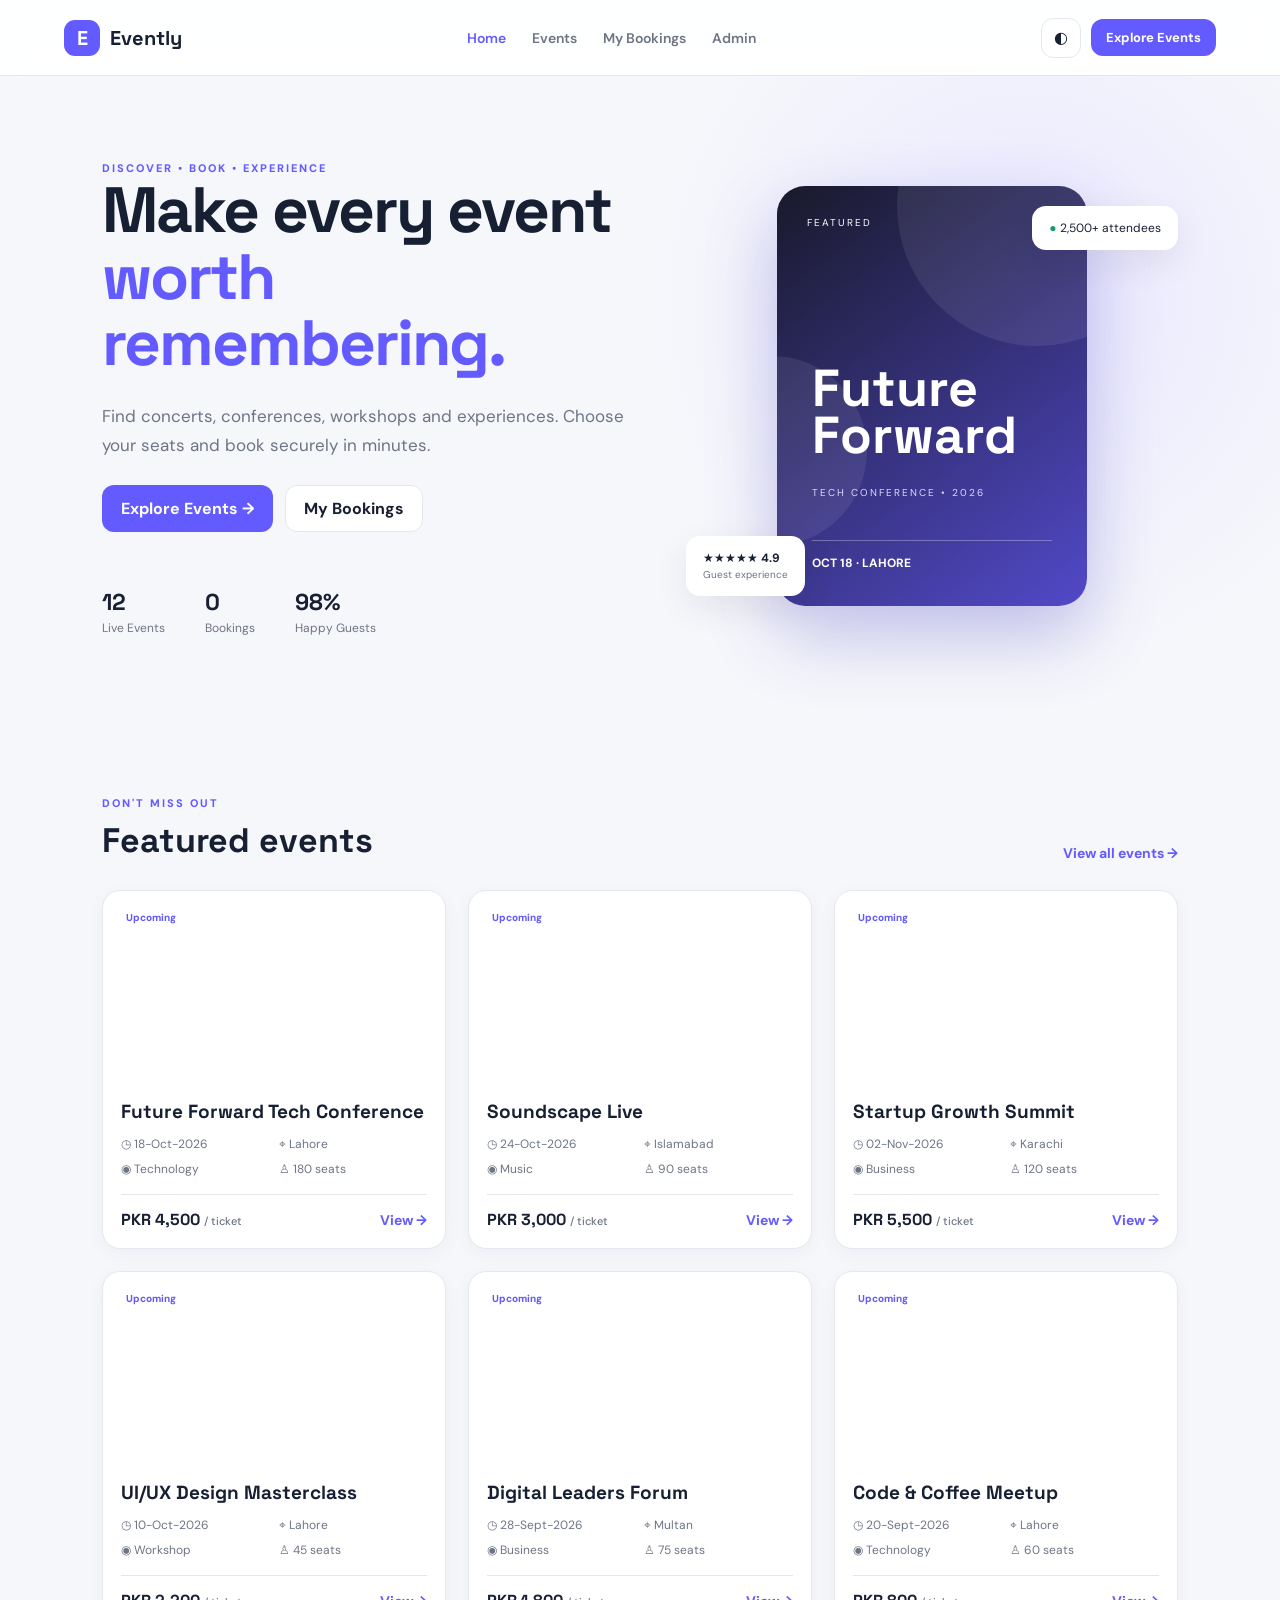
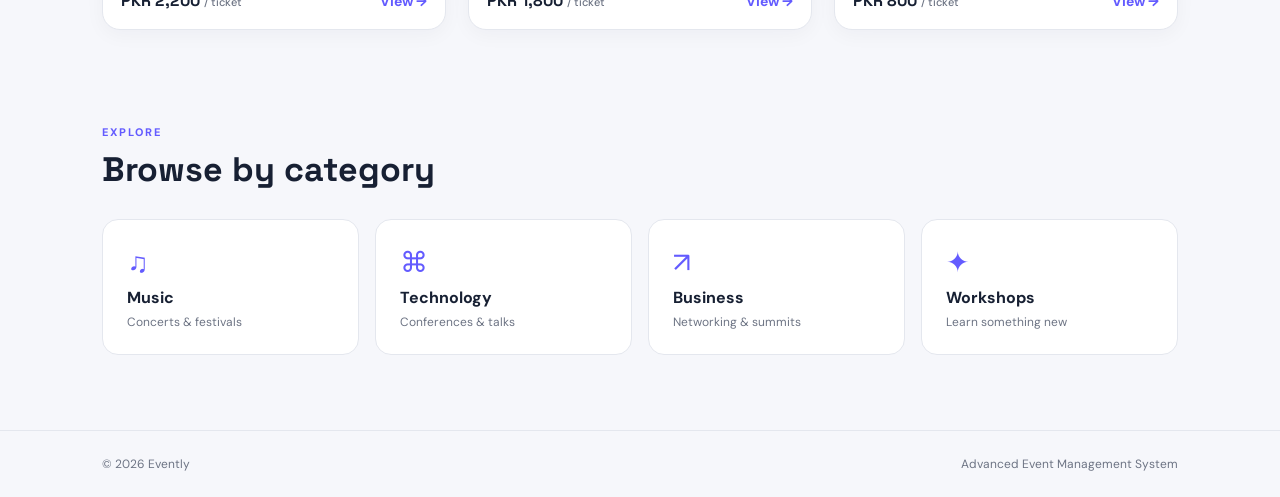
<file: index.html>
<!DOCTYPE html>
<html lang="en">
<head>
<meta charset="UTF-8">
<meta name="viewport" content="width=device-width, initial-scale=1.0">
<meta name="description" content="Evently Advanced Event Management System">
<title>Evently | Discover Events</title>
<link rel="stylesheet" href="css/style.css">
</head>
<body data-page="home">
<header class="site-header">
  <a class="brand" href="index.html"><span class="brand-mark">E</span><span>Evently</span></a>
  <nav class="main-nav" aria-label="Main navigation">
    <a class="active" href="index.html">Home</a>
    <a href="events.html">Events</a>
    <a href="bookings.html">My Bookings</a>
    <a href="admin.html">Admin</a>
  </nav>
  <div class="header-actions">
    <button class="icon-btn" id="themeToggle" title="Toggle dark mode">◐</button>
    <a class="btn btn-primary btn-sm" href="events.html">Explore Events</a>
  </div>
</header>

<main>
<section class="hero">
  <div class="hero-content">
    <span class="eyebrow">DISCOVER • BOOK • EXPERIENCE</span>
    <h1>Make every event<br><span>worth remembering.</span></h1>
    <p>Find concerts, conferences, workshops and experiences. Choose your seats and book securely in minutes.</p>
    <div class="hero-actions">
      <a class="btn btn-primary" href="events.html">Explore Events →</a>
      <a class="btn btn-ghost" href="bookings.html">My Bookings</a>
    </div>
    <div class="hero-stats">
      <div><strong id="homeEventCount">0</strong><span>Live Events</span></div>
      <div><strong id="homeBookingCount">0</strong><span>Bookings</span></div>
      <div><strong>98%</strong><span>Happy Guests</span></div>
    </div>
  </div>
  <div class="hero-art">
    <div class="floating-card fc-top"><span>●</span> 2,500+ attendees</div>
    <div class="event-poster">
      <div class="poster-glow"></div>
      <span class="poster-tag">FEATURED</span>
      <h3>Future<br>Forward</h3>
      <p>TECH CONFERENCE • 2026</p>
      <div class="poster-line"></div>
      <strong>OCT 18 · LAHORE</strong>
    </div>
    <div class="floating-card fc-bottom">★★★★★ <b>4.9</b><br><small>Guest experience</small></div>
  </div>
</section>

<section class="section">
  <div class="section-heading">
    <div><span class="eyebrow">DON'T MISS OUT</span><h2>Featured events</h2></div>
    <a href="events.html" class="text-link">View all events →</a>
  </div>
  <div id="featuredEvents" class="event-grid"></div>
</section>

<section class="category-strip section">
  <div class="section-heading"><div><span class="eyebrow">EXPLORE</span><h2>Browse by category</h2></div></div>
  <div class="category-grid">
    <a href="events.html?category=Music" class="category-card"><span>♫</span><b>Music</b><small>Concerts & festivals</small></a>
    <a href="events.html?category=Technology" class="category-card"><span>⌘</span><b>Technology</b><small>Conferences & talks</small></a>
    <a href="events.html?category=Business" class="category-card"><span>↗</span><b>Business</b><small>Networking & summits</small></a>
    <a href="events.html?category=Workshop" class="category-card"><span>✦</span><b>Workshops</b><small>Learn something new</small></a>
  </div>
</section>
</main>
<footer class="footer"><span>© 2026 Evently</span><span>Advanced Event Management System</span></footer>
<div id="toastContainer" class="toast-container"></div>
<script src="js/app.js"></script>
</body>
</html>
</file>
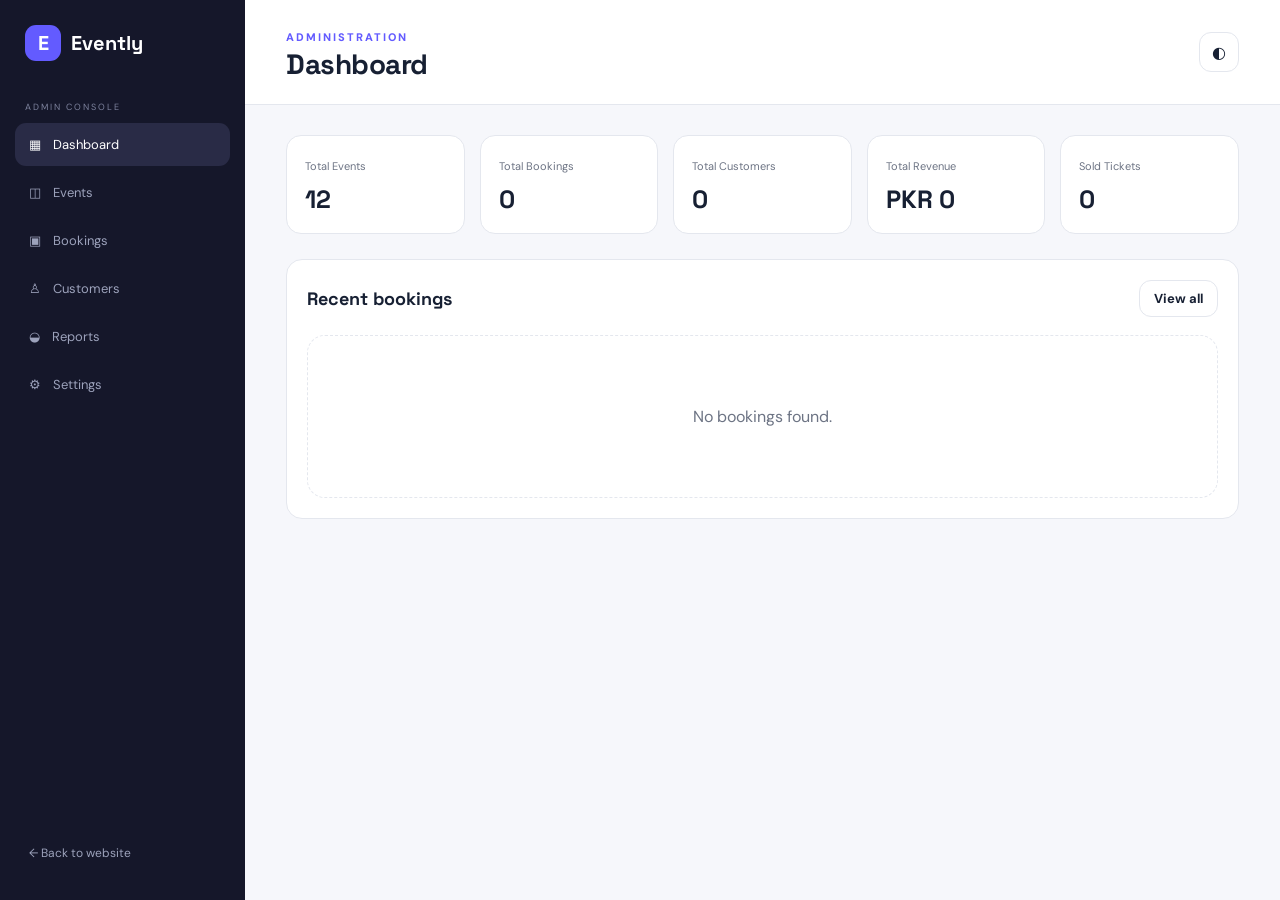
<file: admin.html>
<!DOCTYPE html>
<html lang="en">
<head>
<meta charset="UTF-8"><meta name="viewport" content="width=device-width, initial-scale=1.0">
<title>Evently | Admin Panel</title><link rel="stylesheet" href="css/style.css">
</head>
<body data-page="admin">
<div class="admin-layout">
<aside class="sidebar">
<a class="brand" href="index.html"><span class="brand-mark">E</span><span>Evently</span></a>
<div class="admin-label">ADMIN CONSOLE</div>
<nav class="sidebar-nav">
<button class="side-link active" data-tab="dashboard">▦ <span>Dashboard</span></button>
<button class="side-link" data-tab="events">◫ <span>Events</span></button>
<button class="side-link" data-tab="bookings">▣ <span>Bookings</span></button>
<button class="side-link" data-tab="customers">♙ <span>Customers</span></button>
<button class="side-link" data-tab="reports">◒ <span>Reports</span></button>
<button class="side-link" data-tab="settings">⚙ <span>Settings</span></button>
</nav>
<a class="back-site" href="index.html">← Back to website</a>
</aside>
<main class="admin-main">
<header class="admin-topbar"><div><button class="mobile-menu" id="mobileAdminMenu">☰</button><span class="eyebrow">ADMINISTRATION</span><h1 id="adminPageTitle">Dashboard</h1></div>
<div class="header-actions"><button class="icon-btn" id="themeToggle">◐</button></div></header>
<div id="adminContent"></div>
</main></div>
<div id="modalRoot"></div><div id="toastContainer" class="toast-container"></div>
<script src="js/app.js"></script>
</body>
</html>
</file>
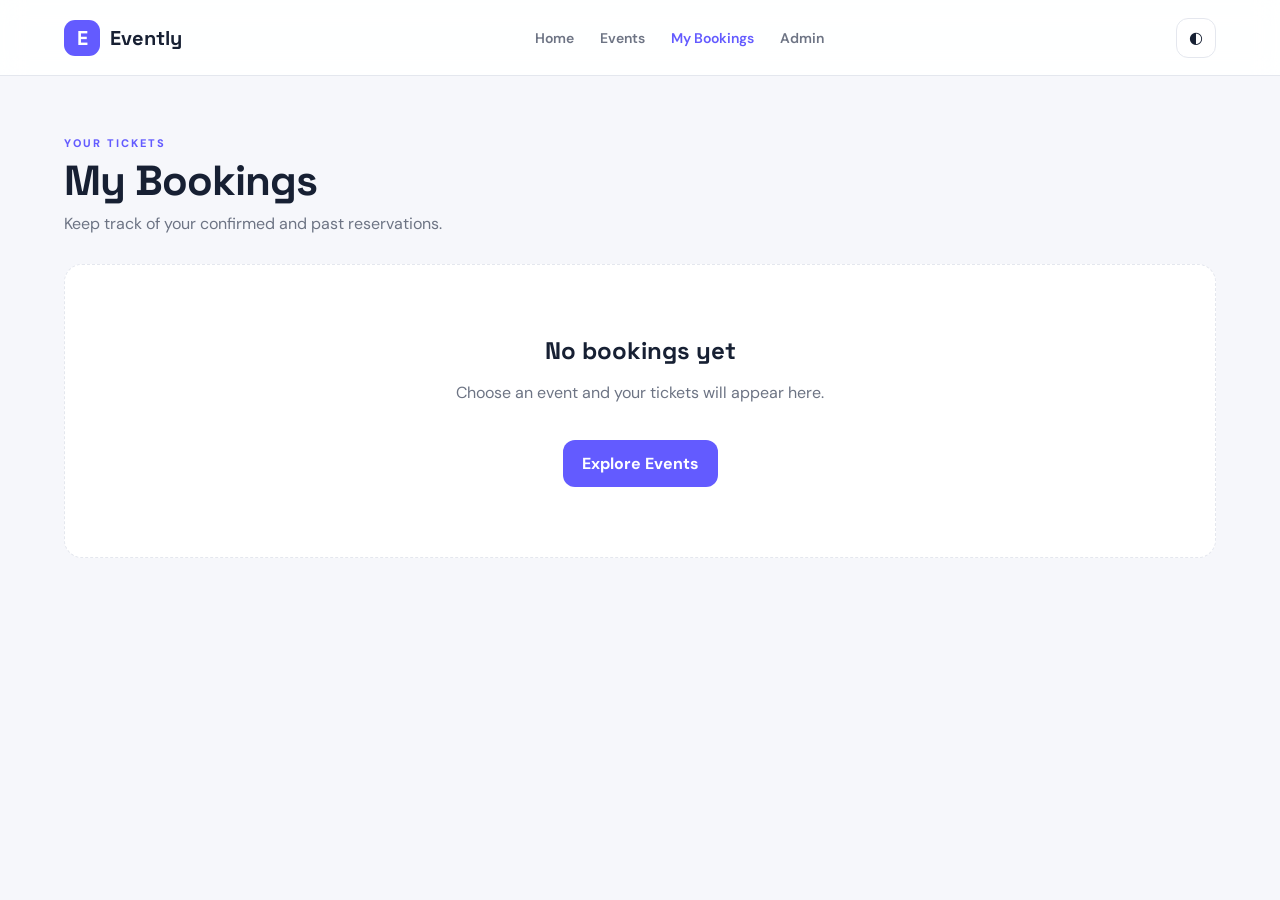
<file: bookings.html>
<!DOCTYPE html>
<html lang="en">
<head>
<meta charset="UTF-8"><meta name="viewport" content="width=device-width, initial-scale=1.0">
<title>Evently | My Bookings</title><link rel="stylesheet" href="css/style.css">
</head>
<body data-page="bookings">
<header class="site-header"><a class="brand" href="index.html"><span class="brand-mark">E</span><span>Evently</span></a>
<nav class="main-nav"><a href="index.html">Home</a><a href="events.html">Events</a><a class="active" href="bookings.html">My Bookings</a><a href="admin.html">Admin</a></nav>
<div class="header-actions"><button class="icon-btn" id="themeToggle">◐</button></div></header>
<main class="page-wrap"><section class="page-title"><div><span class="eyebrow">YOUR TICKETS</span><h1>My Bookings</h1><p>Keep track of your confirmed and past reservations.</p></div></section>
<div id="bookingsList"></div></main><div id="toastContainer" class="toast-container"></div>
<script src="js/app.js"></script>
</body>
</html>
</file>
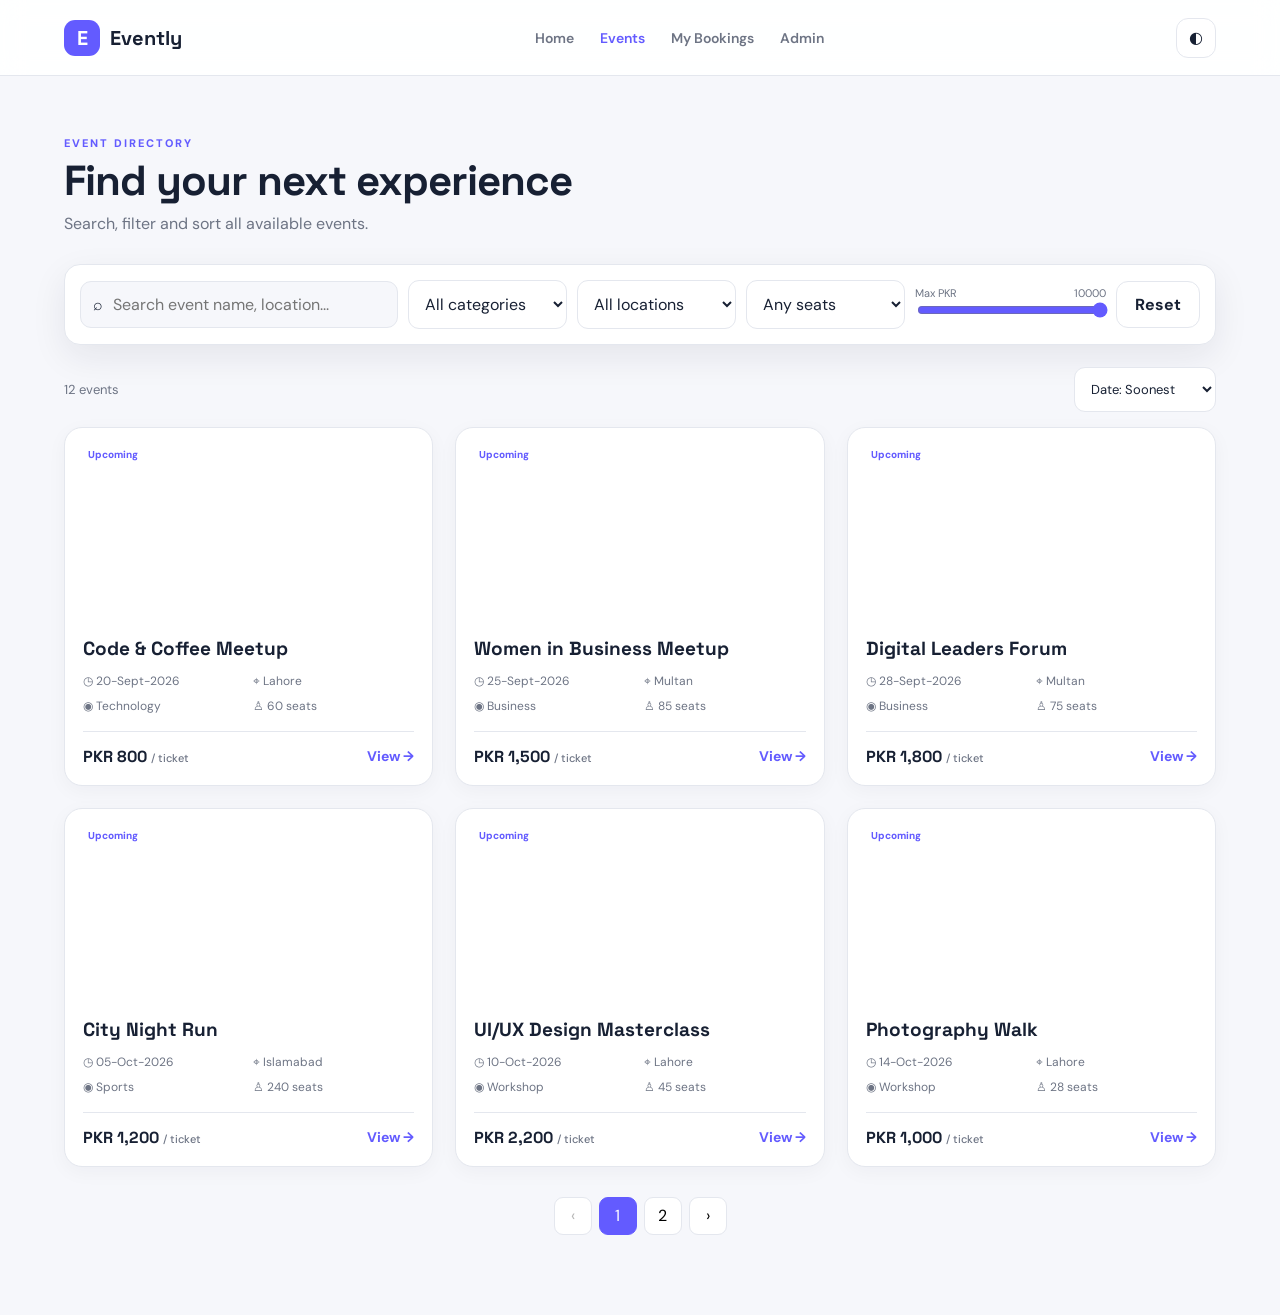
<file: events.html>
<!DOCTYPE html>
<html lang="en">
<head>
<meta charset="UTF-8"><meta name="viewport" content="width=device-width, initial-scale=1.0">
<title>Evently | Events</title><link rel="stylesheet" href="css/style.css">
</head>
<body data-page="events">
<header class="site-header">
<a class="brand" href="index.html"><span class="brand-mark">E</span><span>Evently</span></a>
<nav class="main-nav"><a href="index.html">Home</a><a class="active" href="events.html">Events</a><a href="bookings.html">My Bookings</a><a href="admin.html">Admin</a></nav>
<div class="header-actions"><button class="icon-btn" id="themeToggle">◐</button></div>
</header>
<main class="page-wrap">
<section class="page-title"><div><span class="eyebrow">EVENT DIRECTORY</span><h1>Find your next experience</h1><p>Search, filter and sort all available events.</p></div></section>
<section class="filter-panel">
<div class="search-wrap"><span>⌕</span><input id="eventSearch" type="search" placeholder="Search event name, location..."></div>
<select id="categoryFilter"><option value="">All categories</option><option>Music</option><option>Technology</option><option>Business</option><option>Workshop</option><option>Sports</option></select>
<select id="locationFilter"><option value="">All locations</option><option>Lahore</option><option>Islamabad</option><option>Karachi</option><option>Multan</option></select>
<select id="seatFilter"><option value="">Any seats</option><option value="10">10+ seats</option><option value="50">50+ seats</option><option value="100">100+ seats</option></select>
<div class="price-range"><label>Max PKR <output id="priceOutput">10000</output></label><input id="priceFilter" type="range" min="500" max="10000" step="500" value="10000"></div>
<button id="resetFilters" class="btn btn-ghost">Reset</button>
</section>
<div class="list-toolbar"><span id="resultCount">0 events</span><select id="sortEvents"><option value="date-asc">Date: Soonest</option><option value="date-desc">Date: Latest</option><option value="name-asc">Name: A–Z</option><option value="price-asc">Price: Low–High</option><option value="price-desc">Price: High–Low</option></select></div>
<div id="eventsGrid" class="event-grid"></div>
<div id="eventsPagination" class="pagination"></div>
</main>
<div id="toastContainer" class="toast-container"></div>
<script src="js/app.js"></script>
</body>
</html>
</file>
<file: css/style.css>
@import url('https://fonts.googleapis.com/css2?family=DM+Sans:wght@400;500;600;700&family=Space+Grotesk:wght@500;600;700&display=swap');
:root{--bg:#f6f7fb;--surface:#fff;--surface2:#f0f2f7;--text:#172033;--muted:#6d7484;--line:#e4e7ee;--primary:#635bff;--primary2:#817bff;--green:#159b68;--red:#dc4b61;--amber:#c88700;--shadow:0 12px 35px rgba(24,31,52,.08);--radius:18px}
*{box-sizing:border-box}html{scroll-behavior:smooth}body{margin:0;background:var(--bg);color:var(--text);font-family:"DM Sans",sans-serif}a{text-decoration:none;color:inherit}button,input,select{font:inherit}button{cursor:pointer}.site-header{height:76px;background:rgba(255,255,255,.9);backdrop-filter:blur(12px);border-bottom:1px solid var(--line);display:flex;align-items:center;padding:0 5%;gap:35px;position:sticky;top:0;z-index:20}.brand{display:flex;align-items:center;gap:10px;font-family:"Space Grotesk";font-weight:700;font-size:20px;white-space:nowrap}.brand-mark{display:grid;place-items:center;width:36px;height:36px;border-radius:11px;background:var(--primary);color:#fff}.main-nav{display:flex;gap:26px;margin:auto}.main-nav a{color:var(--muted);font-weight:600;font-size:14px}.main-nav a:hover,.main-nav a.active{color:var(--primary)}.header-actions{display:flex;gap:10px;align-items:center}.icon-btn{width:40px;height:40px;border:1px solid var(--line);background:var(--surface);border-radius:12px;color:var(--text)}.btn{display:inline-flex;align-items:center;justify-content:center;gap:8px;padding:12px 18px;border-radius:12px;border:1px solid transparent;font-weight:700;transition:.2s}.btn-primary{background:var(--primary);color:#fff}.btn-primary:hover{background:#5048ed;transform:translateY(-1px)}.btn-ghost{background:var(--surface);border-color:var(--line);color:var(--text)}.btn-ghost:hover{border-color:var(--primary);color:var(--primary)}.btn-danger{background:#fff0f2;color:var(--red);border-color:#ffd5db}.btn-sm{padding:9px 14px;font-size:13px}.hero{min-height:640px;padding:80px 8%;display:grid;grid-template-columns:1.05fr .95fr;align-items:center;gap:40px;background:radial-gradient(circle at 80% 35%,#e9e7ff 0,transparent 33%),var(--bg)}.eyebrow{font-size:11px;letter-spacing:2px;font-weight:800;color:var(--primary)}h1,h2,h3{font-family:"Space Grotesk";margin:0}h1{font-size:clamp(40px,5vw,70px);line-height:1.04;letter-spacing:-2px}.hero h1 span{color:var(--primary)}.hero p{max-width:580px;color:var(--muted);font-size:17px;line-height:1.7;margin:25px 0}.hero-actions{display:flex;gap:12px}.hero-stats{display:flex;gap:40px;margin-top:55px}.hero-stats div{display:flex;flex-direction:column;gap:3px}.hero-stats strong{font-family:"Space Grotesk";font-size:23px}.hero-stats span{font-size:12px;color:var(--muted)}.hero-art{position:relative;min-height:470px;display:grid;place-items:center}.event-poster{width:310px;height:420px;border-radius:28px;padding:35px;background:linear-gradient(145deg,#19192b,#5149c8);color:#fff;box-shadow:0 30px 70px rgba(69,62,190,.3);position:relative;overflow:hidden;display:flex;flex-direction:column;justify-content:flex-end}.event-poster:before,.event-poster:after{content:"";position:absolute;border-radius:50%;background:rgba(255,255,255,.08)}.event-poster:before{width:280px;height:280px;top:-120px;right:-90px}.event-poster:after{width:190px;height:190px;bottom:60px;left:-100px}.poster-tag{position:absolute;top:30px;left:30px;font-size:10px;letter-spacing:2px}.event-poster h3{font-size:52px;line-height:.9;z-index:1}.event-poster p{font-size:10px;letter-spacing:2px;color:#dcd9ff;z-index:1}.poster-line{height:1px;background:rgba(255,255,255,.3);margin:14px 0;z-index:1}.event-poster strong{font-size:12px;z-index:1}.floating-card{position:absolute;background:var(--surface);padding:14px 17px;border-radius:14px;box-shadow:var(--shadow);font-size:12px;z-index:2}.fc-top{top:45px;right:0}.fc-top span{color:var(--green)}.fc-bottom{bottom:35px;left:0}.fc-bottom small{color:var(--muted)}.section{padding:75px 8%}.section-heading{display:flex;align-items:end;justify-content:space-between;margin-bottom:28px}.section-heading h2{font-size:34px;margin-top:7px}.text-link{color:var(--primary);font-weight:700;font-size:14px}.event-grid{display:grid;grid-template-columns:repeat(3,1fr);gap:22px}.event-card{background:var(--surface);border:1px solid var(--line);border-radius:var(--radius);overflow:hidden;box-shadow:0 5px 20px rgba(24,31,52,.04);transition:.2s}.event-card:hover{transform:translateY(-4px);box-shadow:var(--shadow)}.event-image{height:190px;background-size:cover;background-position:center;position:relative}.status-badge{position:absolute;top:14px;left:14px;padding:6px 9px;border-radius:8px;background:rgba(255,255,255,.94);font-size:10px;font-weight:800}.status-upcoming{color:var(--primary)}.status-ongoing{color:var(--green)}.status-completed{color:var(--muted)}.status-cancelled{color:var(--red)}.event-body{padding:18px}.event-body h3{font-size:19px;margin-bottom:12px}.event-meta{display:grid;grid-template-columns:1fr 1fr;gap:9px;color:var(--muted);font-size:12px}.event-meta span{white-space:nowrap;overflow:hidden;text-overflow:ellipsis}.event-footer{display:flex;justify-content:space-between;align-items:center;margin-top:17px;padding-top:14px;border-top:1px solid var(--line)}.price{font-family:"Space Grotesk";font-weight:700}.price small{font:500 11px "DM Sans";color:var(--muted)}.category-strip{padding-top:15px}.category-grid{display:grid;grid-template-columns:repeat(4,1fr);gap:16px}.category-card{padding:24px;background:var(--surface);border:1px solid var(--line);border-radius:16px;display:flex;flex-direction:column;gap:6px}.category-card span{font-size:28px;color:var(--primary)}.category-card small{color:var(--muted);font-size:12px}.footer{padding:25px 8%;border-top:1px solid var(--line);display:flex;justify-content:space-between;color:var(--muted);font-size:12px}.page-wrap{max-width:1400px;margin:auto;padding:55px 5% 80px}.page-title{display:flex;justify-content:space-between;align-items:end;margin-bottom:30px}.page-title h1{font-size:42px;letter-spacing:-1px;margin-top:7px}.page-title p{color:var(--muted);margin:10px 0 0}.filter-panel{background:var(--surface);border:1px solid var(--line);border-radius:16px;padding:15px;display:grid;grid-template-columns:2fr 1fr 1fr 1fr 1.2fr auto;gap:10px;align-items:center;box-shadow:var(--shadow)}.search-wrap{display:flex;align-items:center;gap:8px;border:1px solid var(--line);padding:0 12px;border-radius:11px;background:var(--bg)}.search-wrap input{border:0;background:transparent;outline:0;width:100%;padding:12px 2px;color:var(--text)}select,.form-input{border:1px solid var(--line);background:var(--surface);color:var(--text);padding:12px;border-radius:11px;outline:none;width:100%}select:focus,.form-input:focus{border-color:var(--primary)}.price-range label{font-size:11px;color:var(--muted);display:flex;justify-content:space-between}.price-range input{width:100%;accent-color:var(--primary)}.list-toolbar{display:flex;justify-content:space-between;align-items:center;margin:22px 0 15px;color:var(--muted);font-size:13px}.list-toolbar select{width:auto}.pagination{display:flex;justify-content:center;gap:7px;margin-top:30px}.page-btn{min-width:38px;height:38px;border:1px solid var(--line);background:var(--surface);border-radius:9px}.page-btn.active{background:var(--primary);color:#fff;border-color:var(--primary)}.details-hero{display:grid;grid-template-columns:1fr 1fr;gap:40px;align-items:center}.details-image{height:470px;border-radius:25px;background-size:cover;background-position:center}.details-copy h1{font-size:50px;margin:10px 0 18px}.detail-chips{display:flex;gap:9px;flex-wrap:wrap;margin:18px 0}.chip{padding:8px 11px;border-radius:8px;background:var(--surface2);font-size:12px;color:var(--muted)}.detail-description{color:var(--muted);line-height:1.7}.detail-grid{display:grid;grid-template-columns:repeat(2,1fr);gap:12px;margin:25px 0}.detail-item{padding:15px;border:1px solid var(--line);border-radius:12px}.detail-item small{display:block;color:var(--muted);font-size:11px;margin-bottom:5px}.booking-layout{display:grid;grid-template-columns:1.35fr .65fr;gap:25px}.panel{background:var(--surface);border:1px solid var(--line);border-radius:18px;padding:24px;box-shadow:0 5px 20px rgba(24,31,52,.04)}.panel h2{font-size:23px;margin-bottom:18px}.form-grid{display:grid;grid-template-columns:1fr 1fr;gap:15px}.form-group{display:flex;flex-direction:column;gap:6px}.form-group.full{grid-column:1/-1}.form-group label{font-size:12px;font-weight:700}.error{color:var(--red);font-size:11px;min-height:14px}.seat-layout{display:grid;grid-template-columns:repeat(8,1fr);gap:8px;max-width:520px;margin:20px auto}.seat{aspect-ratio:1;border:0;border-radius:7px;background:#e8ebf2;color:#6d7484;font-size:10px;font-weight:700}.seat.available:hover{background:#dcd9ff;color:var(--primary)}.seat.selected{background:var(--primary);color:#fff}.seat.booked{background:#c9ced8;color:#fff;cursor:not-allowed}.screen{max-width:520px;margin:auto;text-align:center;padding:8px;border-radius:50%;background:var(--surface2);font-size:10px;color:var(--muted)}.seat-legend{display:flex;justify-content:center;gap:18px;font-size:11px;color:var(--muted);margin-top:15px}.seat-legend i{display:inline-block;width:12px;height:12px;border-radius:4px;background:#e8ebf2;vertical-align:middle;margin-right:4px}.seat-legend .sel{background:var(--primary)}.seat-legend .book{background:#c9ced8}.summary-row{display:flex;justify-content:space-between;padding:9px 0;color:var(--muted);font-size:13px}.summary-row.total{border-top:1px solid var(--line);margin-top:8px;padding-top:16px;color:var(--text);font-weight:800;font-size:17px}.countdown{background:#fff4dc;color:#9a6500;border:1px solid #ffe0a2;border-radius:11px;padding:12px;text-align:center;margin-bottom:18px;font-weight:700}.booking-card{display:grid;grid-template-columns:90px 1fr auto;gap:18px;align-items:center;background:var(--surface);border:1px solid var(--line);padding:18px;border-radius:16px;margin-bottom:14px}.booking-thumb{height:70px;border-radius:11px;background-size:cover;background-position:center}.booking-card h3{font-size:17px;margin-bottom:6px}.booking-card p{margin:3px 0;color:var(--muted);font-size:12px}.empty-state{text-align:center;padding:70px 20px;background:var(--surface);border:1px dashed var(--line);border-radius:18px;color:var(--muted)}.empty-state h2{color:var(--text);margin-bottom:8px}.admin-layout{min-height:100vh;display:grid;grid-template-columns:245px 1fr}.sidebar{background:#15172a;color:#dfe2f2;padding:25px 15px;display:flex;flex-direction:column}.sidebar .brand{color:#fff;padding:0 10px 30px}.admin-label{font-size:9px;letter-spacing:2px;color:#7e839e;padding:10px}.sidebar-nav{display:flex;flex-direction:column;gap:5px}.side-link{border:0;background:transparent;color:#9ca2bb;text-align:left;padding:13px 14px;border-radius:11px;display:flex;gap:12px;align-items:center;font-size:13px}.side-link:hover,.side-link.active{background:#292b46;color:#fff}.back-site{margin-top:auto;padding:14px;color:#9ca2bb;font-size:12px}.admin-main{min-width:0}.admin-topbar{height:105px;background:var(--surface);border-bottom:1px solid var(--line);padding:25px 4%;display:flex;justify-content:space-between;align-items:center}.admin-topbar h1{font-size:28px;letter-spacing:-.5px;margin-top:4px}.mobile-menu{display:none}.admin-content{padding:30px 4%}.stat-grid{display:grid;grid-template-columns:repeat(5,1fr);gap:15px;margin-bottom:25px}.stat-card{background:var(--surface);border:1px solid var(--line);border-radius:15px;padding:18px}.stat-card small{color:var(--muted);font-size:11px}.stat-card strong{display:block;font-family:"Space Grotesk";font-size:25px;margin-top:8px}.admin-panel{background:var(--surface);border:1px solid var(--line);border-radius:16px;padding:20px;margin-bottom:20px}.admin-panel-header{display:flex;justify-content:space-between;align-items:center;gap:12px;margin-bottom:18px}.admin-panel-header h2{font-size:18px}.table-wrap{overflow:auto}.data-table{width:100%;border-collapse:collapse;font-size:12px}.data-table th{text-align:left;color:var(--muted);font-weight:600;background:var(--surface2);padding:12px}.data-table td{padding:13px 12px;border-bottom:1px solid var(--line);vertical-align:middle}.table-actions{display:flex;gap:6px}.mini-btn{padding:6px 9px;border:1px solid var(--line);background:var(--surface);border-radius:7px;font-size:11px}.mini-btn:hover{border-color:var(--primary);color:var(--primary)}.badge{display:inline-flex;padding:5px 8px;border-radius:7px;font-size:10px;font-weight:700}.badge-confirmed,.badge-upcoming{background:#e8f8f1;color:var(--green)}.badge-pending{background:#fff4dc;color:#a36b00}.badge-cancelled{background:#fff0f2;color:var(--red)}.badge-completed{background:#eef0f4;color:#687080}.admin-search{max-width:310px}.report-grid{display:grid;grid-template-columns:repeat(2,1fr);gap:18px}.report-metric{padding:20px;border:1px solid var(--line);border-radius:13px}.report-metric strong{font-size:27px;font-family:"Space Grotesk";display:block;margin-top:5px}.bar-row{display:grid;grid-template-columns:100px 1fr 50px;align-items:center;gap:10px;margin:12px 0;font-size:12px}.bar{height:9px;background:var(--surface2);border-radius:10px;overflow:hidden}.bar i{display:block;height:100%;background:var(--primary);border-radius:10px}.toast-container{position:fixed;right:20px;bottom:20px;z-index:100;display:flex;flex-direction:column;gap:9px}.toast{padding:13px 16px;background:#1b1d2b;color:#fff;border-radius:11px;box-shadow:var(--shadow);font-size:12px;animation:toastIn .25s}.toast.success{border-left:4px solid #39c48c}.toast.error{border-left:4px solid #ef6577}@keyframes toastIn{from{transform:translateY(10px);opacity:0}to{transform:none;opacity:1}}.modal-backdrop{position:fixed;inset:0;background:rgba(10,12,25,.55);display:grid;place-items:center;z-index:90;padding:20px}.modal{background:var(--surface);border-radius:18px;width:min(620px,100%);padding:25px;box-shadow:0 30px 80px rgba(0,0,0,.25);max-height:90vh;overflow:auto}.modal-head{display:flex;justify-content:space-between;align-items:center;margin-bottom:20px}.modal-head h2{font-size:22px}.modal-close{border:0;background:var(--surface2);width:34px;height:34px;border-radius:9px}.validation-summary{background:#fff0f2;color:var(--red);padding:12px;border-radius:10px;font-size:12px;margin-bottom:15px}.dark{--bg:#10121c;--surface:#181b28;--surface2:#222637;--text:#f1f3fa;--muted:#9ca2b4;--line:#303448;--shadow:0 12px 35px rgba(0,0,0,.22)}.dark .site-header{background:rgba(24,27,40,.9)}.dark .btn-danger{background:#351c24}.dark .status-badge{background:#181b28}.dark .sidebar{background:#0b0d16}.dark .toast{background:#f1f3fa;color:#15172a}.dark .countdown{background:#342a18;color:#f2c56d;border-color:#6a5122}@media(max-width:1100px){.filter-panel{grid-template-columns:1fr 1fr 1fr}.filter-panel .search-wrap{grid-column:1/-1}.event-grid{grid-template-columns:repeat(2,1fr)}.stat-grid{grid-template-columns:repeat(3,1fr)}.booking-layout{grid-template-columns:1fr}.details-hero{grid-template-columns:1fr}.details-image{height:350px}.hero{padding:60px 6%}.section{padding:60px 6%}}@media(max-width:760px){.site-header{padding:0 4%;height:68px;gap:12px}.main-nav{display:none}.header-actions .btn{display:none}.hero{grid-template-columns:1fr;padding:50px 6%;min-height:auto}.hero-art{min-height:390px}.event-poster{width:270px;height:365px}.hero-stats{gap:20px}.section{padding:50px 5%}.section-heading{align-items:start;gap:15px}.event-grid,.category-grid{grid-template-columns:1fr}.page-wrap{padding:40px 4% 60px}.page-title h1{font-size:34px}.filter-panel{grid-template-columns:1fr 1fr}.filter-panel .search-wrap,.price-range{grid-column:1/-1}.filter-panel .btn{grid-column:1/-1}.form-grid{grid-template-columns:1fr}.booking-card{grid-template-columns:65px 1fr}.booking-card>.btn{grid-column:2}.admin-layout{grid-template-columns:1fr}.sidebar{position:fixed;inset:0 auto 0 0;width:245px;transform:translateX(-100%);transition:.2s;z-index:80}.sidebar.open{transform:none}.mobile-menu{display:inline-block;border:0;background:transparent;margin-right:8px}.stat-grid{grid-template-columns:1fr 1fr}.report-grid{grid-template-columns:1fr}.admin-content{padding:20px 4%}.admin-topbar{height:85px;padding:18px 4%}.footer{padding:20px 5%;flex-direction:column;gap:5px}.details-copy h1{font-size:39px}.seat-layout{gap:5px}.seat{font-size:8px}.floating-card{font-size:10px}.fc-top{right:-5px}.fc-bottom{left:-5px}}
@media (max-width:760px){
  .main-nav{
    display:flex;
    gap:10px;
    margin:auto;
    flex-wrap:wrap;
  }

  .main-nav a{
    font-size:11px;
  }

  .site-header{
    height:auto;
    min-height:68px;
    padding:10px 4%;
    flex-wrap:wrap;
  }

  .header-actions{
    display:none;
  }
}
</file>
